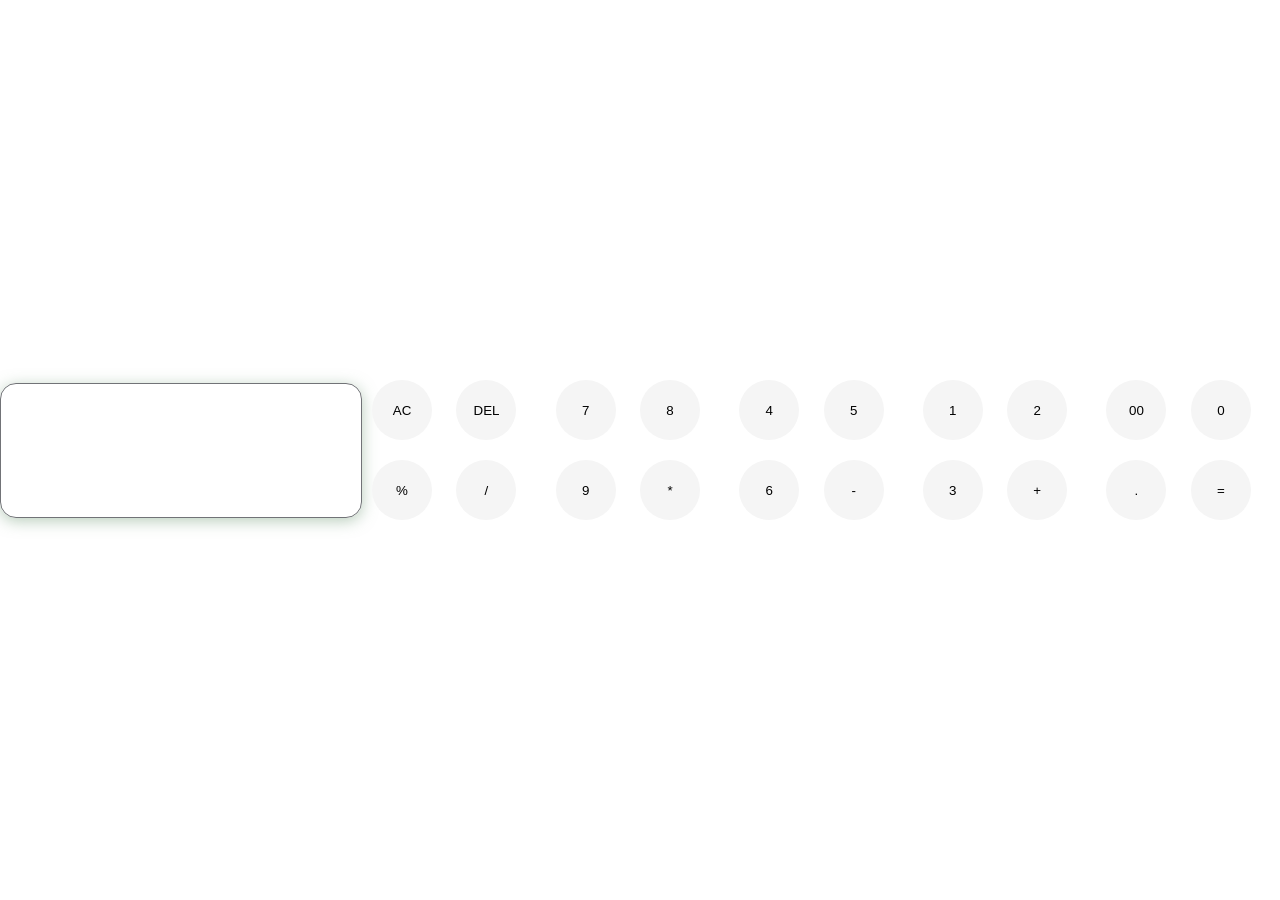
<file: index.html>
<!DOCTYPE html>
<html lang="pt-br">

    <head>
        <meta charset="UTF-8">
        <meta http-equiv="X-UX-Compatible" content="IE=edge">
        <meta name="viewport" content="width=device-width, initial-scale=1.0">
        <title>Calculadora</title>
        <link rel="stylesheet" href="css/style.css">
    </head>

    <body>
        <div class="Cal">
            <input type="text" placeholder="0">
        </div>
            <div>
                <button>AC</button>
                <button>DEL</button>
                <button>%</button>
                <button>/</button>
            </div>

            <div>
                <button>7</button>
                <button>8</button>
                <button>9</button>
                <button>*</button>
            </div>

            <div>
                <button>4</button>
                <button>5</button>
                <button>6</button>
                <button>-</button>
            </div>

            <div>
                <button>1</button>
                <button>2</button>
                <button>3</button>
                <button>+</button>
            </div>

            <div>
                <button>00</button>
                <button>0</button>
                <button>.</button>
                <button>=</button>
            </div>

    </body>



































</html>
</file>
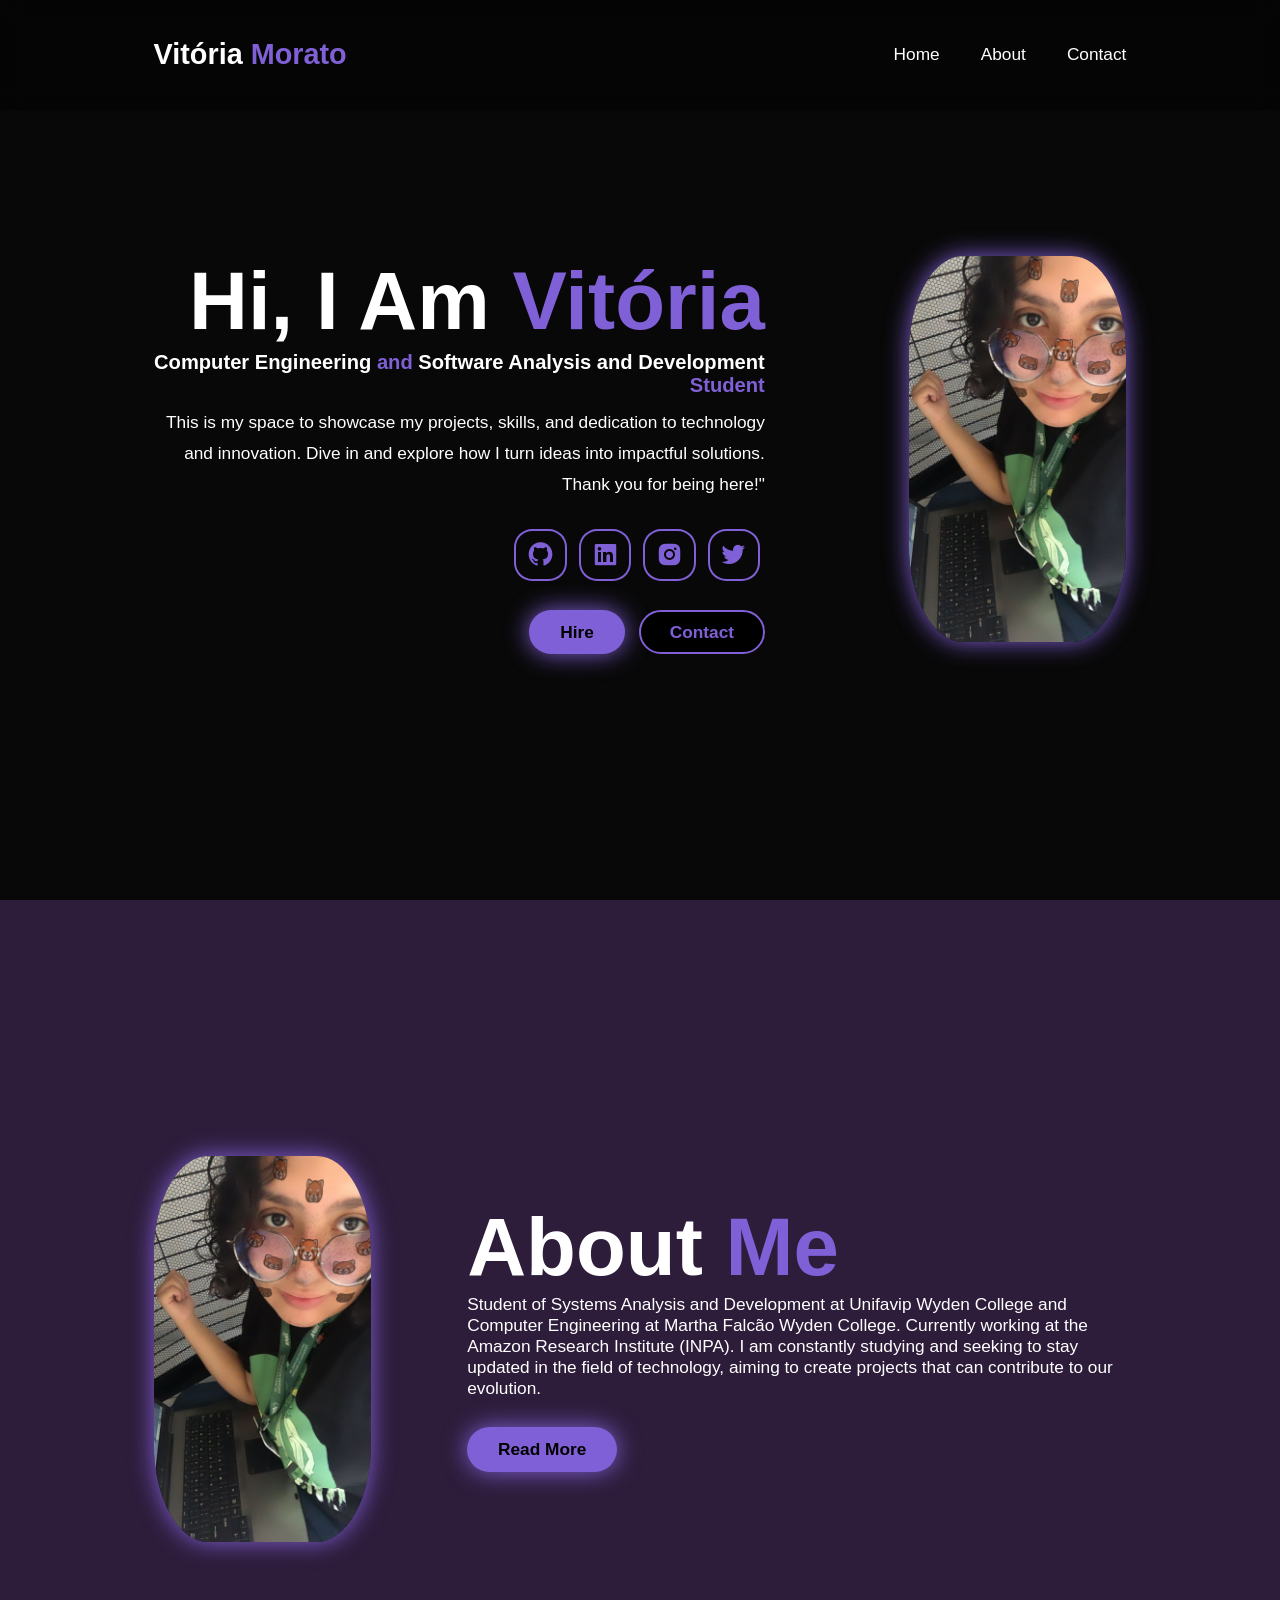
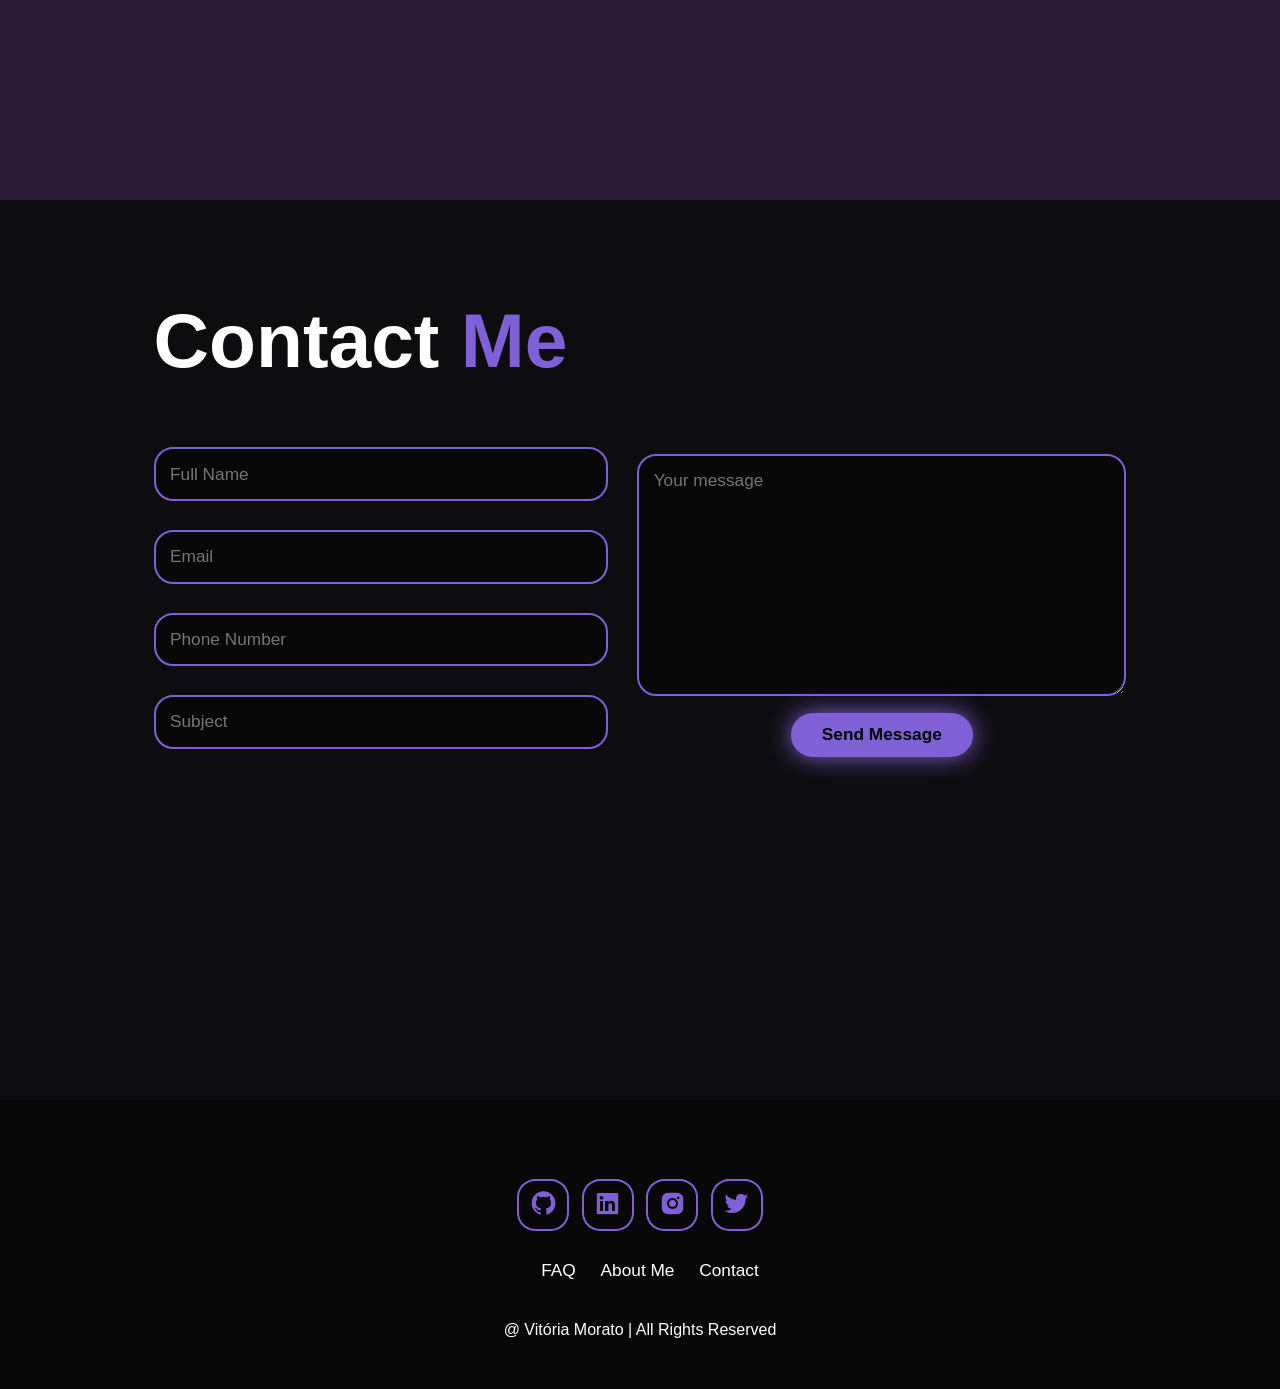
<file: MeuPort/Portifólio.html>
<!DOCTYPE html><!-- Define o documento como HTML5 -->
<html lang="pt-br">
<head>
    <meta charset="UTF-8"/>
    <meta name="viewport" content="width-device-width, initial-scale=1.0"/>
    <title>System Call: Portfolio</title>
    <link rel="stylesheet" href="Ports.css">
    <link rel="icon" href="images/Icon_TP.png" type="image/x-icon">
    <link 
        href="https://unpkg.com/boxicons@2.1.4/css/boxicons.min.css"
        rel="stylesheet"
    />
</head>

<body>
    <header class="header">
        <a href="#home" class="logo"> Vitória
        <span>Morato</span></a>

        <i class="bx bx-menu" id="menu-icon" > </i>

        <nav class="navbar">
            <a href="#home">Home</a>
            <a href="#about">About</a>
            <a href="#contact">Contact</a>
        </nav>
    </header>

    <section class="home" id="home">

        <div class="home-content">
        <h1>Hi, I Am <span>Vitória</span></h1>
        <h3> Computer Engineering <span>and</span>  Software Analysis and Development <span> Student </span></h3>
        <p>This is my space to showcase my projects, skills, 
            and dedication to technology and innovation. 
            Dive in and explore how I turn ideas into impactful solutions.
            Thank you for being here!"</p>

        <div class="social-icons">
                <a href="https://github.com/VickyMorato" target="_blank">
                <i class="bx bxl-github"></i>
            </a>

            <a href="https://www.linkedin.com/in/vitória-morato-9aab852b8/", target="_blank">
                <i class="bx bxl-linkedin-square"></i> </a>

            <a href="https://www.instagram.com/vihcloud/", target="_blank">
                <i class="bx bxl-instagram-alt"></i> </a>

            <a href="https://x.com/Dope_Vm", target="_blank">
                <i class="bx bxl-twitter"></i> </a>
        </div>
            <div class="btn-group">
            <a href="#" class="btn">Hire</a>
            <a href="#contact" class="btn">Contact</a>
    </div>

        </div>
    </div>

    <div class="home-image">
        <img src="images/Iconn.jpeg" alt="">

    </div>
    </section>

    <section class="about" id="about">
        <div class="about-img">
            <img src="images/Iconn.jpeg" alt="">
        </div>

            <div class="about-content">
                <h2>About <span>Me</span></h2>
                <p>Student of Systems Analysis and Development at Unifavip Wyden College 
                    and Computer Engineering at Martha Falcão Wyden College. 
                    Currently working at the Amazon Research Institute (INPA). 
                    I am constantly studying and seeking to stay updated in the field of technology, 
                    aiming to create projects that can contribute to our evolution.</p>
                <a href="#" class="btn">Read More</a>
            </div>
    </section>


    <section class="contact" id="contact">
        <h2 class="heading">Contact <span>Me</span> </h2>

        <form action="https://formsubmit.co/vitoriamorato05@gmail.com" method="POST">
            <div class="input-group">
                <div class="input-box">
                    <input type="text"  name="name" placeholder="Full Name">
                    <input type="email" name="email" placeholder="Email">
                </div>
                
            <div class="input-box">
                <input type="number" placeholder="Phone Number">
                <input type="text" placeholder="Subject">
            </div>
</div>

            <div class="input-group-2">
                <textarea name="menssagem" id=""cols="30" rows="10" placeholder="Your message"></textarea>
                <input type="submit" value="Send Message" class="btn">
            </div>

        </form>
    </section>


<footer class="footer">
    <div class="social-icons">
        <a href="https://github.com/VickyMorato" target="_blank">
            <i class="bx bxl-github"></i>
        </a>

        <a href="https://www.linkedin.com/in/vitória-morato-9aab852b8/", target="_blank">
            <i class="bx bxl-linkedin-square"></i> </a>

            <a href="https://www.instagram.com/vihcloud/", target="_blank">
            <i class="bx bxl-instagram-alt"></i> </a>

            <a href="https://x.com/Dope_Vm", target="_blank">
            <i class="bx bxl-twitter"></i> </a>
    </div>

    <ul class="list">
        <li>
            <a href="#">FAQ</a>
        </li>
        <li>
            <a href="#about">About Me</a>
        </li>
        <li>
            <a href="#contact">Contact</a>
        </li>
    </ul>


    <p class="copyright">
        @ Vitória Morato | All Rights Reserved
    </p>

</footer>













    <script src="script.js"></script>
</body>
</html>
</file>
<file: css/style.css>
*{
    margin: 0;
    padding: 0;
    box-sizing: border-box;
    font-family:'Segoe UI', Tahoma, Geneva, Verdana, sans-serif;

}

body{
    width: 100%;
    height: 100vh;
    display: flex;
    justify-content: center;
    align-items: center;
    background: -o-linear-gradient(45deg,#0a0a0a, #3a4452);

}

.Cal{
    border: 1px solid #717377;
    padding: 20px;
    border-radius: 16px;
    background: transparent;
    box-shadow: 0px 3px 15px rgba(113, 155 , 119, 0.5);
}

input{
    width: 320px;
    border: none;
    padding:24px;
    background: transparent;
    box-shadow: 0px 3px 15px rgbs(84, 84, 84, 0.1);
    font-size: 40px;
    text-align: right;
    cursor: pointer;
}

input::placeholder{
    color:white;
}

button{
    border: none;
    width: 60px;
    height: 60px;
    margin: 10px;
    border-radius: 50%;
    background: whitesmoke;
}
</file>
<file: MeuPort/Ports.css>
*{
    margin: 0;
    padding: 0;
    box-sizing: border-box;
    text-decoration: none;
    border: none;
    outline: none;
    scroll-behavior: smooth;
    font-family: "Poppins", sans-serif;
}

html {
    font-size: 60%;
    overflow-x: hidden;
}
:root {
    --bg-color: #080808;
    --second-bg-color: #2d1c3a;
    --text-color: white;
    --main-color: #8060d6;
    --text2-color: #1919254b; 
}

body{
    background: var(--bg-color);
    color: var(--text-color);
}

.header{
    position: fixed;
    width:100%;
    top: 0;
    left:0;
    padding:4rem 12%;
    background: rgba(0, 0, 0, 0.3);
    backdrop-filter: blur(10px);
    display:flex;
    justify-content:space-between;
    align-items: center;
    z-index:100;
}

#menu-icon{
    font-size:3.6rem;
    color:var(--main-color);
    display:none;
}

.logo{
    font-size: 3rem;
    color: var(--text-color);
    font-weight: 800;
    cursor: pointer;
    transition:0.3s ease;
}

.logo:hover{
    transform: scale(1.1);
}

span{
    color:var(--main-color);
}

.navbar a{
    font-size: 1.8rem;
    color: var(--text-color);
    margin-left:  4rem;
    font-weight: 500;
    border-bottom: 3px solid transparent;
    transition: 0.3s ease;
}

.navbar a:hover{
    border-bottom:3px solid var(--main-color);
    color: var(--main-color);
}

section{
    min-height:100vh;
    padding: 10rem 12%;
}

.home{
    display: flex;
    align-items: center;
    justify-content: center;
    gap: 15rem;
}

.home-content{
    display: flex;
    flex-direction: column;
    align-items: flex-end;
    text-align: right;
}

.home-content h1{
    font-size: 8.5rem;
    font-weight: 700;
    margin-top: 1.5rem;
    line-height: 1;
}

.home-content h3{
    font-size: 2.1rem;
    margin: 1rem 0;
}

.home-content p{
    font-size: 1.8rem;
    font-weight: 500;
    line-height: 1.8;
}

.home-image img{
    width: 17vw;
    border-radius: 25%;
    box-shadow: 0 0 25px var(--main-color);
    transition:0.4s ease-in-out;
}

.home-image img:hover{
    box-shadow: 0 0 25px var(--main-color),
                0 0 50px var(--main-color),
                0 0 100px var(--main-color);
}

.social-icons a{
    display: inline-flex;
    justify-content: center;
    align-items: center;
    font-size: 3rem;
    padding: 1rem;
    background: transparent;
    border: 2px solid var(--main-color);
    border-radius: 35%;
    color: var(--main-color);
    margin: 3rem 0.5rem;
    transition: 0.3s ease;
}

.social-icons a:hover{
    color: var(--text-color);
    background-color: var(--main-color);
    transform: scale(1.2)translateY(-5px);
    box-shadow: 0 0 25px var(--main-color);
}

.btn-group{
    display: flex;
    gap: 1.5rem;
}

.btn{
    display: inline-block ;
    padding: 1rem 3rem;
    background: var(--main-color);
    box-shadow:0 0 25px var(--main-color);
    border-radius: 3rem;
    font-size: 1.8rem;
    color: black;
    border: 2px solid transparent;
    font-weight: 600;
    transition: 0.3s ease-in-out;
}

.btn:hover{
    transform: scale(1.05);
    box-shadow:0 0 25px var(--main-color),
            0 0 50px var(--main-color);
}

.btn-group a:nth-of-type(2){
    background-color: black;
    color: var(--main-color);
    border: 2px solid var(--main-color);
    box-shadow:0 0 25px transparent;
}

.btn-group a:nth-of-type(2):hover{
    box-shadow:0 0 25px var(--main-color);
    background-color: var(--main-color);
    color: black;
}

.about{
    display: flex;
    justify-content: center;
    align-items: center;
    gap: 10rem;
    background-color: var(--second-bg-color);
}

.about-img img{
    width: 17vw;
    border-radius: 25%;
    box-shadow: 0 0 25px var(--main-color);
    transition:0.4s ease-in-out;
}

.about-img img:hover{
    box-shadow: 0 0 25px var(--main-color),
                0 0 50px var(--main-color),
                0 0 100px var(--main-color);
}

.about-content h2{
    font-size: 8.5rem;
    text-align: left;
}

.about-content p{
    font-size: 1.8rem;
}

.about-content .btn{
    margin: 3rem 0;
}

::-webkit-scrollbar{
    width: 5px;
}

::-webkit-scrollbar-thumb{
    background-color: var(--main-color);
}

::-webkit-scrollbar-track{
    background-color: var(--bg-color);
}

.contact{
    background-color: var(--text2-color);
}

.contact h2{
    margin-bottom: 3rem;
    color: var(--text-color);
    font-size: 8rem;
}

.contact form{
    display: flex;
    align-items: center;
    justify-content: center;
    gap: 3rem;
    margin: 5rem 0;
    text-align: center;
}

.contact form .input-box input,
.contact form textarea{
    width: 100%;
    padding: 1.5rem;
    font-size: 1.8rem;
    color: var(--text-color);
    background-color: var(--bg-color);
    border-radius: 2rem;
    border: 2px solid var(--main-color);
    margin: 1.5rem 0;
}

.footer{
    background-color: var(--bg-color);
    padding: 50px 0;
}

.footer .social-icons{
    text-align: center;
}

.footer ul{
    text-align: center;
    font-size: 1.8rem;
}

.footer ul li{
    display: inline-block;
    margin-left: 20px;
}

.footer ul li a{
    color:white;
    border-bottom: 3px solid transparent;
    transition: 0.3s ease-in-out;
}

.footer ul li a:hover{
    border-bottom: 3px solid var(--main-color);
}

.footer .copyright{
    text-align: center;
    margin-top: 40px;
    font-size: 16px;
}

@media(max-width:1024px){
    #menu-icon{
        display: block;
    }
.navbar{
    position: absolute;
    top: 100%;
    right: 0;
    width: 50%;
    padding: 1rem 3rem;
    background-color: rgba(0, 0, 0, 0.8);
    border-left: 2px solid var(--main-color);
    border-bottom: 2px solid var(--main-color);
    border-bottom-left-radius: 2rem;
    display: none;
}
.navbar a{
    display:block;
    font-size: 2rem;
    margin:3rem 0;
    color: var(--text-color);
}
.navbar.active{
    display: block;
}
.home{
    flex-direction: column-reverse;
    margin: 5rem 0;
    gap: 5rem;
}
.home-image{
    width: 52vw;
}
.about{
    flex-direction: column-reverse;
    text-align: center;
}
.about h2{
    text-align: center;
    margin: 2rem 0;
}
.about img{
    width: 52vw;
}
.contact form{
    flex-direction: column;
}
}
</file>
